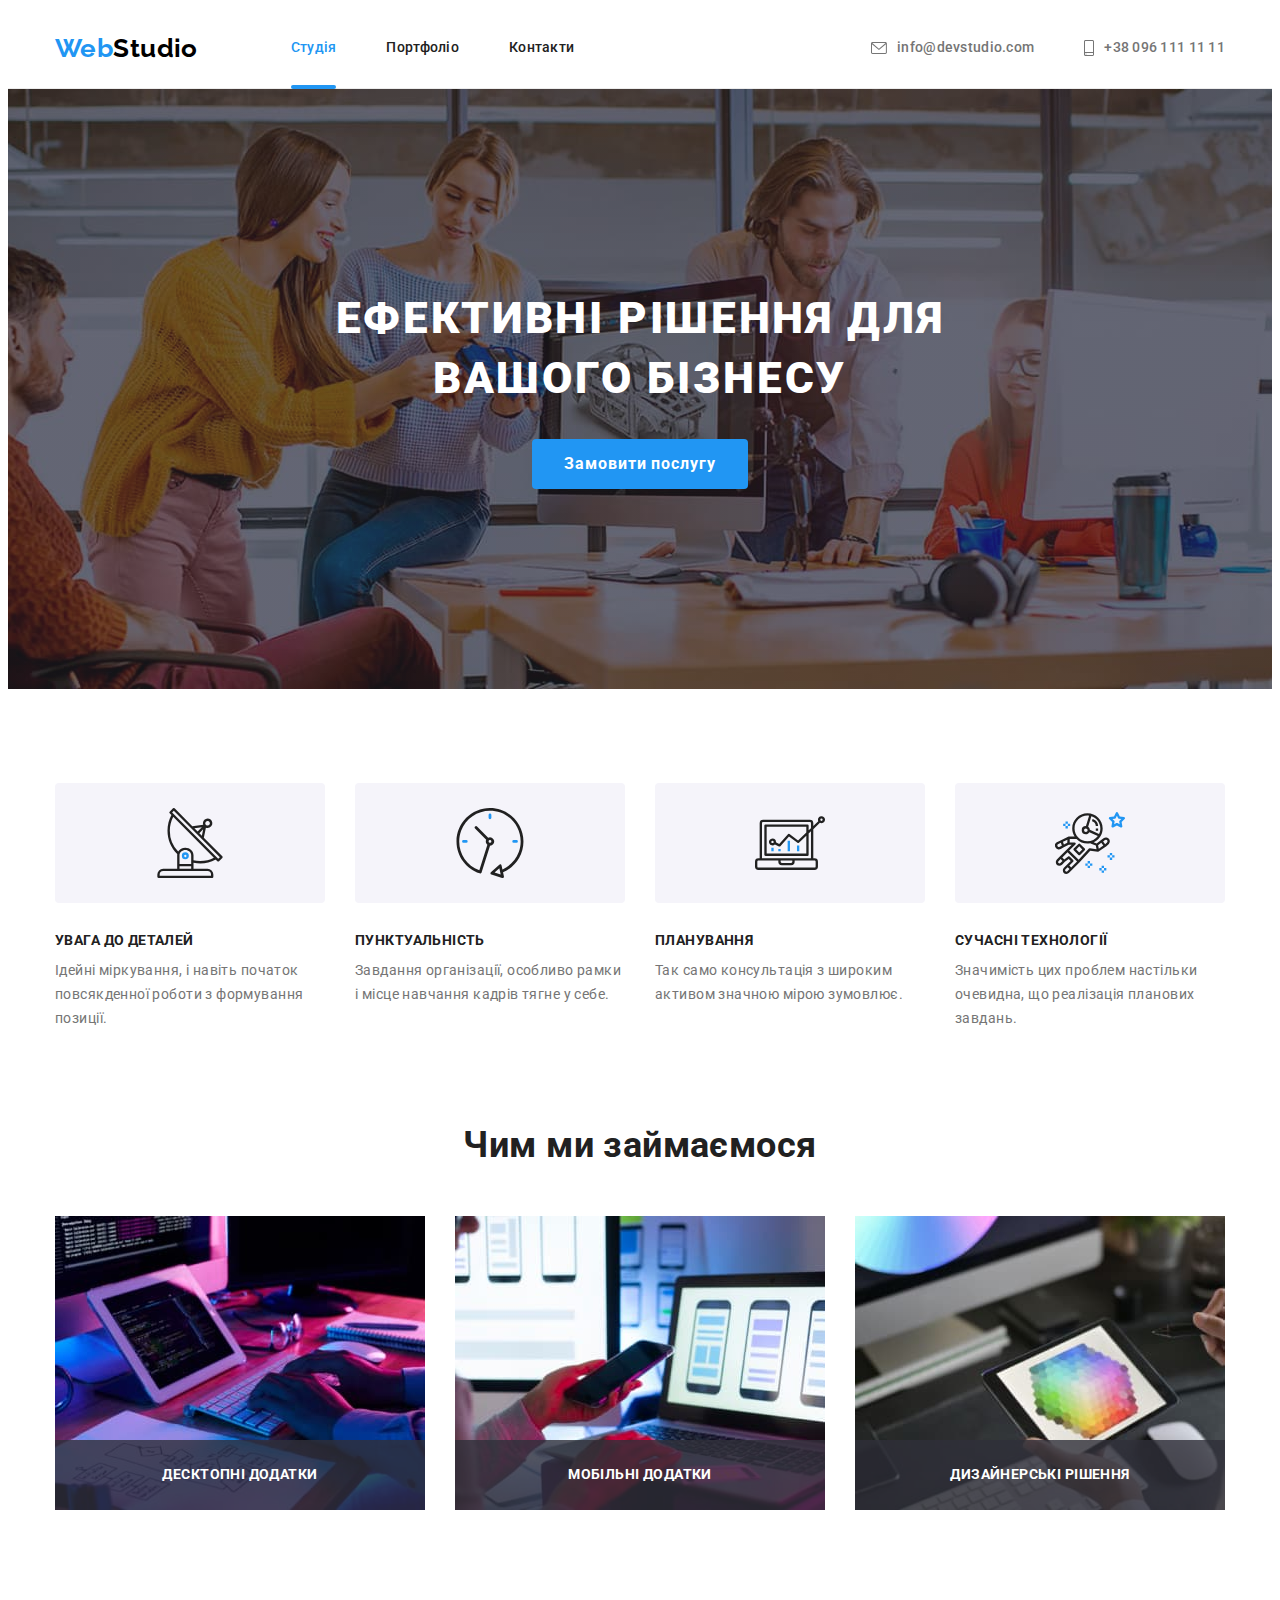
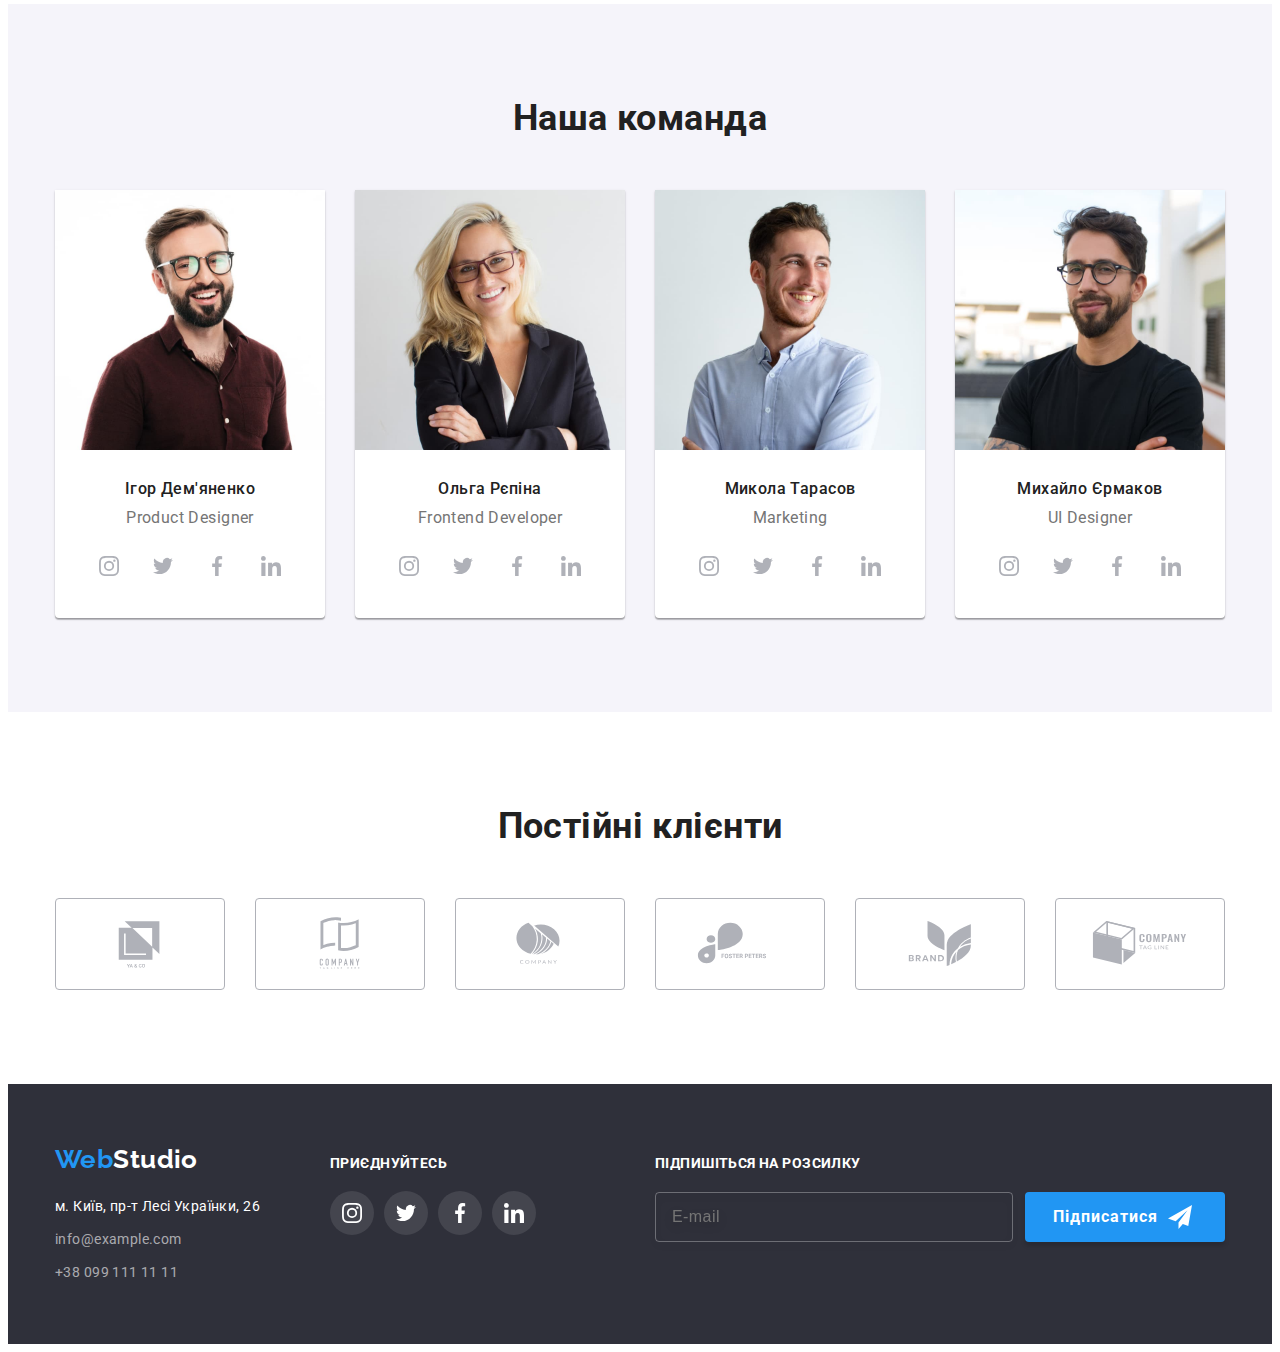
<file: index.html>
<!DOCTYPE html>
<html lang="uk">
  <head>
    <meta charset="UTF-8" />
    <meta http-equiv="X-UA-Compatible" content="IE=edge" />
    <meta name="viewport" content="width=device-width, initial-scale=1.0" />
    <title>WebStudio</title>
    <!-- Font start -->
    <link
      href="https://fonts.googleapis.com/css2?family=Raleway:wght@700&family=Roboto:wght@400;500;700;900&display=swap"
      rel="stylesheet"
    />
    <!-- Font end -->
    <!--Normalize start-->
    <link
      rel="stylesheet"
      href="https://cdnjs.cloudflare.com/ajax/libs/modern-normalize/1.1.0/modern-normalize.min.css"
      integrity="sha512-wpPYUAdjBVSE4KJnH1VR1HeZfpl1ub8YT/NKx4PuQ5NmX2tKuGu6U/JRp5y+Y8XG2tV+wKQpNHVUX03MfMFn9Q=="
      crossorigin="anonymous"
      referrerpolicy="no-referrer"
    />
    <!--Normalize end-->
    <!-- Style.css start -->
    <link rel="stylesheet" href="./css/style.css" />
    <!-- Style.css end -->
  </head>

  <body>
    <!--Header of page-->
    <header class="page-header">
      <div class="container flex-nav">
        <nav class="site-nav flex-nav">
          <a class="logo line" href="./index.html" lang="en"
            >Web<span class="logo__text logo__text--accent">Studio</span></a
          >
          <ul class="site-nav__items list">
            <li class="site-nav__item">
              <a
                class="site-nav__link site-nav__link--current line"
                href="./index.html"
                >Студія</a
              >
            </li>
            <li class="site-nav__item">
              <a class="site-nav__link line" href="./portfolio.html"
                >Портфоліо</a
              >
            </li>
            <li class="site-nav__item">
              <a class="site-nav__link line" href="">Контакти</a>
            </li>
          </ul>
        </nav>
        <ul class="contacts contacts--left-gap list flex-nav">
          <li class="contacts__item">
            <a class="contacts__link line" href="mailto:info@devstudio.com"
              ><svg class="contacts__icon" width="16px" height="12px">
                <use href="./images/icons.svg#envelope"></use></svg
              >info@devstudio.com</a
            >
          </li>
          <li class="contacts__item">
            <a class="contacts__link line" href="tel:+380961111111"
              ><svg class="contacts__icon" width="10px" height="16px">
                <use href="./images/icons.svg#smartphone"></use></svg
              >+38 096 111 11 11</a
            >
          </li>
        </ul>
      </div>
    </header>
    <!--Main of Page-->
    <main>
      <!--Hero Section-->
      <section class="hero">
        <div class="container">
          <h1 class="hero__title">Ефективні рішення для вашого бізнесу</h1>
          <button class="button" type="button" data-modal-open>
            Замовити послугу
          </button>
        </div>
      </section>
      <!--Benefits Section-->
      <section class="benefits section">
        <div class="container benefits__container">
          <h2 class="visually-hidden">Наші переваги</h2>

          <ul class="benefits__items list">
            <li class="benefits__item">
              <div class="benefits__thumb">
                <svg class="benefits__icon">
                  <use href="./images/icons.svg#antenna"></use>
                </svg>
              </div>
              <h3 class="benefits__title">Увага до деталей</h3>
              <p class="benefits-__text">
                Ідейні міркування, і навіть початок повсякденної роботи з
                формування позиції.
              </p>
            </li>

            <li class="benefits__item">
              <div class="benefits__thumb">
                <svg class="benefits__icon">
                  <use href="./images/icons.svg#clock"></use>
                </svg>
              </div>
              <h3 class="benefits__title">Пунктуальність</h3>
              <p class="benefits__text">
                Завдання організації, особливо рамки і місце навчання кадрів
                тягне у себе.
              </p>
            </li>

            <li class="benefits__item">
              <div class="benefits__thumb">
                <svg class="benefits__icon">
                  <use href="./images/icons.svg#diagram"></use>
                </svg>
              </div>
              <h3 class="benefits__title">Планування</h3>
              <p class="benefits__text">
                Так само консультація з широким активом значною мірою зумовлює.
              </p>
            </li>

            <li class="benefits__item">
              <div class="benefits__thumb">
                <svg class="benefits__icon">
                  <use href="./images/icons.svg#astronaut"></use>
                </svg>
              </div>
              <h3 class="benefits__title">Сучасні технології</h3>
              <p class="benefits__text">
                Значимість цих проблем настільки очевидна, що реалізація
                планових завдань.
              </p>
            </li>
          </ul>
        </div>
      </section>
      <!--About Section-->
      <section class="about section">
        <div class="container about__container">
          <h2 class="about__title">Чим ми займаємося</h2>
          <ul class="about-items list">
            <li class="about-items__item">
              <img
                src="./images/skill_01.jpg"
                alt="Програмування"
                width="370"
                height="294"
              />
              <h3 class="about-items__subtitle">Десктопні додатки</h3>
            </li>
            <li class="about-items__item">
              <img
                src="./images/skill_02.jpg"
                alt="Підбір теми"
                width="370"
                height="294"
              />
              <h3 class="about-items__subtitle">Мобільні додатки</h3>
            </li>
            <li class="about-items__item">
              <img
                src="./images/skill_03.jpg"
                alt="Підбір палітри кольорів"
                width="370"
                height="294"
              />
              <h3 class="about-items__subtitle">Дизайнерські рішення</h3>
            </li>
          </ul>
        </div>
      </section>
      <!--Team Section-->
      <section class="team section">
        <div class="container">
          <h2 class="team__headline">Наша команда</h2>

          <ul class="team__items list">
            <li class="team__item">
              <img
                src="./images/team_igor_pd.jpg"
                alt="Чоловік в окулярах  та у коричневій сорочці"
                width="270"
                height="260"
              />
              <div class="team__wrapper">
                <h3 class="team__title">Ігор Дем'яненко</h3>
                <p class="team__text" lang="en">Product Designer</p>
                <!-- Team Social links start -->
                <ul class="social list">
                  <li class="social__item">
                    <a class="social__link line" href="">
                      <svg
                        class="social__icon"
                        aria-label="посилання на інстаграм"
                      >
                        <use href="./images/icons.svg#instagram"></use>
                      </svg>
                    </a>
                  </li>

                  <li class="social__item">
                    <a class="social__link line" href="">
                      <svg
                        class="social__icon"
                        aria-label="посилання на твіттер"
                      >
                        <use href="./images/icons.svg#twitter"></use>
                      </svg>
                    </a>
                  </li>

                  <li class="social__item">
                    <a class="social__link line" href="">
                      <svg
                        class="social__icon"
                        aria-label="посилання на фейсбук"
                      >
                        <use href="./images/icons.svg#facebook"></use>
                      </svg>
                    </a>
                  </li>

                  <li class="social__item">
                    <a class="social__link line" href="">
                      <svg
                        class="social__icon"
                        aria-label="посилання на лінкайді"
                      >
                        <use href="./images/icons.svg#linkedin"></use>
                      </svg>
                    </a>
                  </li>
                </ul>
                <!-- Team Social links end -->
              </div>
            </li>
            <li class="team__item">
              <img
                src="./images/team_olga_fd.jpg"
                alt="Блондинка в окулярах і білій сорочці"
                width="270"
                height="260"
              />
              <div class="team__wrapper">
                <h3 class="team__title">Ольга Рєпіна</h3>
                <p class="team__text" lang="en">Frontend Developer</p>
                <!-- Team Social links start -->
                <ul class="social list">
                  <li class="social__item">
                    <a class="social__link line" href="">
                      <svg
                        class="social__icon"
                        aria-label="посилання на інстаграм"
                      >
                        <use href="./images/icons.svg#instagram"></use>
                      </svg>
                    </a>
                  </li>

                  <li class="social__item">
                    <a class="social__link line" href="">
                      <svg
                        class="social__icon"
                        aria-label="посилання на твіттер"
                      >
                        <use href="./images/icons.svg#twitter"></use>
                      </svg>
                    </a>
                  </li>

                  <li class="social__item">
                    <a class="social__link line" href="">
                      <svg
                        class="social__icon"
                        aria-label="посилання на фейсбук"
                      >
                        <use href="./images/icons.svg#facebook"></use>
                      </svg>
                    </a>
                  </li>

                  <li class="social__item">
                    <a class="social__link line" href="">
                      <svg
                        class="social__icon"
                        aria-label="посилання на лінкайді"
                      >
                        <use href="./images/icons.svg#linkedin"></use>
                      </svg>
                    </a>
                  </li>
                </ul>
                <!-- Team Social links end -->
              </div>
            </li>
            <li class="team__item">
              <img
                src="./images/team_mikolay_m.jpg"
                alt="Чоловік з короткою бородою у синій сорочці"
                width="270"
                height="260"
              />
              <div class="team__wrapper">
                <h3 class="team__title">Микола Тарасов</h3>
                <p class="team__text" lang="en">Marketing</p>
                <!-- Team Social links start-->
                <ul class="social list">
                  <li class="social__item">
                    <a class="social__link line" href="">
                      <svg
                        class="social__icon"
                        aria-label="посилання на інстаграм"
                      >
                        <use href="./images/icons.svg#instagram"></use>
                      </svg>
                    </a>
                  </li>

                  <li class="social__item">
                    <a class="social__link line" href="">
                      <svg
                        class="social__icon"
                        aria-label="посилання на твіттер"
                      >
                        <use href="./images/icons.svg#twitter"></use>
                      </svg>
                    </a>
                  </li>

                  <li class="social__item">
                    <a class="social__link line" href="">
                      <svg
                        class="social__icon"
                        aria-label="посилання на фейсбук"
                      >
                        <use href="./images/icons.svg#facebook"></use>
                      </svg>
                    </a>
                  </li>

                  <li class="social__item">
                    <a class="social__link line" href="">
                      <svg
                        class="social__icon"
                        aria-label="посилання на лінкайді"
                      >
                        <use href="./images/icons.svg#linkedin"></use>
                      </svg>
                    </a>
                  </li>
                </ul>
                <!-- Team Social links end -->
              </div>
            </li>
            <li class="team__item">
              <img
                src="./images/team_mihail_ui.jpg"
                alt="Чоловік в окулярах з бородою та у чорній футболці"
                width="270"
                height="260"
              />
              <div class="team__wrapper">
                <h3 class="team__title">Михайло Єрмаков</h3>
                <p class="team__text" lang="en">UI Designer</p>
                <!-- Team Social links start -->
                <ul class="social list">
                  <li class="social__item">
                    <a class="social__link line" href="">
                      <svg
                        class="social__icon"
                        aria-label="посилання на інстаграм"
                      >
                        <use href="./images/icons.svg#instagram"></use>
                      </svg>
                    </a>
                  </li>

                  <li class="social__item">
                    <a class="social__link line" href="">
                      <svg
                        class="social__icon"
                        aria-label="посилання на твіттер"
                      >
                        <use href="./images/icons.svg#twitter"></use>
                      </svg>
                    </a>
                  </li>

                  <li class="social__item">
                    <a class="social__link line" href="">
                      <svg
                        class="social__icon"
                        aria-label="посилання на фейсбук"
                      >
                        <use href="./images/icons.svg#facebook"></use>
                      </svg>
                    </a>
                  </li>

                  <li class="social__item">
                    <a class="social__link line" href="">
                      <svg
                        class="social__icon"
                        aria-label="посилання на лінкайді"
                      >
                        <use href="./images/icons.svg#linkedin"></use>
                      </svg>
                    </a>
                  </li>
                </ul>
                <!-- Team Social links end -->
              </div>
            </li>
          </ul>
        </div>
      </section>
      <!--Client Section-->
      <section class="client section">
        <div class="container">
          <h2 class="client__headline">Постійні клієнти</h2>

          <ul class="client__items list">
            <li class="client__item">
              <a class="client__link line" href="">
                <svg class="client__icon" aria-label="посилання на клієнта 1">
                  <use href="./images/icons.svg#icon_client_1"></use>
                </svg>
              </a>
            </li>

            <li class="client__item">
              <a class="client__link line" href="">
                <svg class="client__icon" aria-label="посилання на клієнта 2">
                  <use href="./images/icons.svg#icon_client_2"></use>
                </svg>
              </a>
            </li>

            <li class="client__item">
              <a class="client__link line" href="">
                <svg class="client__icon" aria-label="посилання на клієнта 3">
                  <use href="./images/icons.svg#icon_client_3"></use>
                </svg>
              </a>
            </li>

            <li class="client__item">
              <a class="client__link line" href="">
                <svg class="client__icon" aria-label="посилання на клієнта 4">
                  <use href="./images/icons.svg#icon_client_4"></use>
                </svg>
              </a>
            </li>

            <li class="client__item">
              <a class="client__link line" href="">
                <svg class="client__icon" aria-label="посилання на клієнта 5">
                  <use href="./images/icons.svg#icon_client_5"></use>
                </svg>
              </a>
            </li>
            <li class="client__item">
              <a class="client__link line" href="">
                <svg class="client__icon" aria-label="посилання на клієнта 6">
                  <use href="./images/icons.svg#icon_client_6"></use>
                </svg>
              </a>
            </li>
          </ul>
        </div>
      </section>
    </main>
    <!--Footer of Page-->
    <footer class="page-footer">
      <div class="page-footer__container container">
        <div class="page-footer__thumb">
          <a class="logo page-footer__logo line" href="./index.html" lang="en"
            >Web<span class="page-footer--accent">Studio</span>
          </a>
          <address class="address">
            <a class="address__link line page-footer--accent" href=""
              >м. Київ, пр-т Лесі Українки, 26</a
            >
            <br />
            <a class="address__link line" href="mailto:info@example.com"
              >info@example.com</a
            >
            <br />
            <a class="address__link line" href="tel:+380991111111"
              >+38 099 111 11 11</a
            >
          </address>
        </div>

        <div class="connect">
          <h2 class="connect__title">Приєднуйтесь</h2>
          <!-- Social links start -->
          <ul class="social list">
            <li class="social__item">
              <a class="social__link page-footer__social--color line" href="">
                <svg class="social__icon" aria-label="посилання на інстаграм">
                  <use href="./images/icons.svg#instagram"></use>
                </svg>
              </a>
            </li>

            <li class="social__item">
              <a class="social__link page-footer__social--color line" href="">
                <svg class="social__icon" aria-label="посилання на твіттер">
                  <use href="./images/icons.svg#twitter"></use>
                </svg>
              </a>
            </li>

            <li class="social__item">
              <a class="social__link page-footer__social--color line" href="">
                <svg class="social__icon" aria-label="посилання на фейсбук">
                  <use href="./images/icons.svg#facebook"></use>
                </svg>
              </a>
            </li>

            <li class="social__item">
              <a class="social__link page-footer__social--color line" href="">
                <svg class="social__icon" aria-label="посилання на лінкайді">
                  <use href="./images/icons.svg#linkedin"></use>
                </svg>
              </a>
            </li>
          </ul>
          <!-- Social links end -->
        </div>
        <!-- Submit Form -->
        <form
          class="footer-form js-speaker-form"
          name="submit-form"
          autocomplete="off"
        >
          <div class="footer-form__field">
            <strong class="footer-form__label">Підпишіться на розсилку</strong>
            <input
              class="footer-form__input"
              name="email-for-subscribe"
              type="email"
              placeholder="E-mail"
            />
          </div>
          <button class="footer-button" type="submit">
            Підписатися
            <svg class="footer-button__icon">
              <use href="./images/icons.svg#icon_submit"></use>
            </svg>
          </button>
        </form>
      </div>
    </footer>
    <!--
      |==============================
      | Modal window
      |==============================
    -->
    <div class="backdrop backdrop__is-hidden" data-modal>
      <div class="modal">
        <button class="modal-btn" type="button" data-modal-close>
          <svg class="modal-btn__icon">
            <use href="./images/icons.svg#close-black"></use>
          </svg>
        </button>
        <!-- Modal Form -->
        <form class="modal-form" name="modal-form" autocomplete="off">
          <strong class="modal-form-title"
            >Залиште свої дані, ми вам передзвонимо</strong
          >

          <div class="form-input-group" role="group">
            <label class="field">
              <span class="lable-title">Ім'я</span>
              <input
                class="input-form"
                name="name-feedback"
                type="text"
                placeholder=" "
                autofocus
              />
              <svg class="icon-form">
                <use href="./images/icons.svg#icon_person"></use>
              </svg>
            </label>

            <label class="field">
              <span class="lable-title">Телефон</span>
              <input
                class="input-form"
                name="tel-feedback"
                type="tel"
                placeholder=" "
              />
              <svg class="icon-form">
                <use href="./images/icons.svg#icon_phone"></use>
              </svg>
            </label>

            <label class="field">
              <span class="lable-title">Пошта</span>
              <input
                class="input-form"
                name="email-feedback"
                type="email"
                placeholder=" "
              />
              <svg class="icon-form">
                <use href="./images/icons.svg#icon_email_black"></use>
              </svg>
            </label>

            <label class="textarea-form">
              <span class="lable-title">Коментар</span>
              <textarea
                class="textarea"
                name="comment-feedback"
                placeholder="Введіть текст"
              >
              </textarea>
            </label>
          </div>

          <label class="checkbox-label">
            <input
              class="checkbox-input visually-hidden"
              name="check-policy"
              type="checkbox"
              value="checked-policy"
            />
            <svg class="icon-checkbox">
              <use
                class="icon-check"
                href="./images/icons.svg#icon_check"
              ></use>
              <use
                class="icon-uncheck"
                href="./images/icons.svg#icon_uncheck"
              ></use>
            </svg>
            <span class="checkbox-text"
              >Погоджуюся з розсилкою та приймаю
              <a class="form-policy" href="">Умови договору</a>
            </span>
          </label>

          <button class="modal-submit-btn" type="submit">Відправити</button>
        </form>
      </div>
    </div>

    <script src="./js/modal.js"></script>
  </body>
</html>
</file>
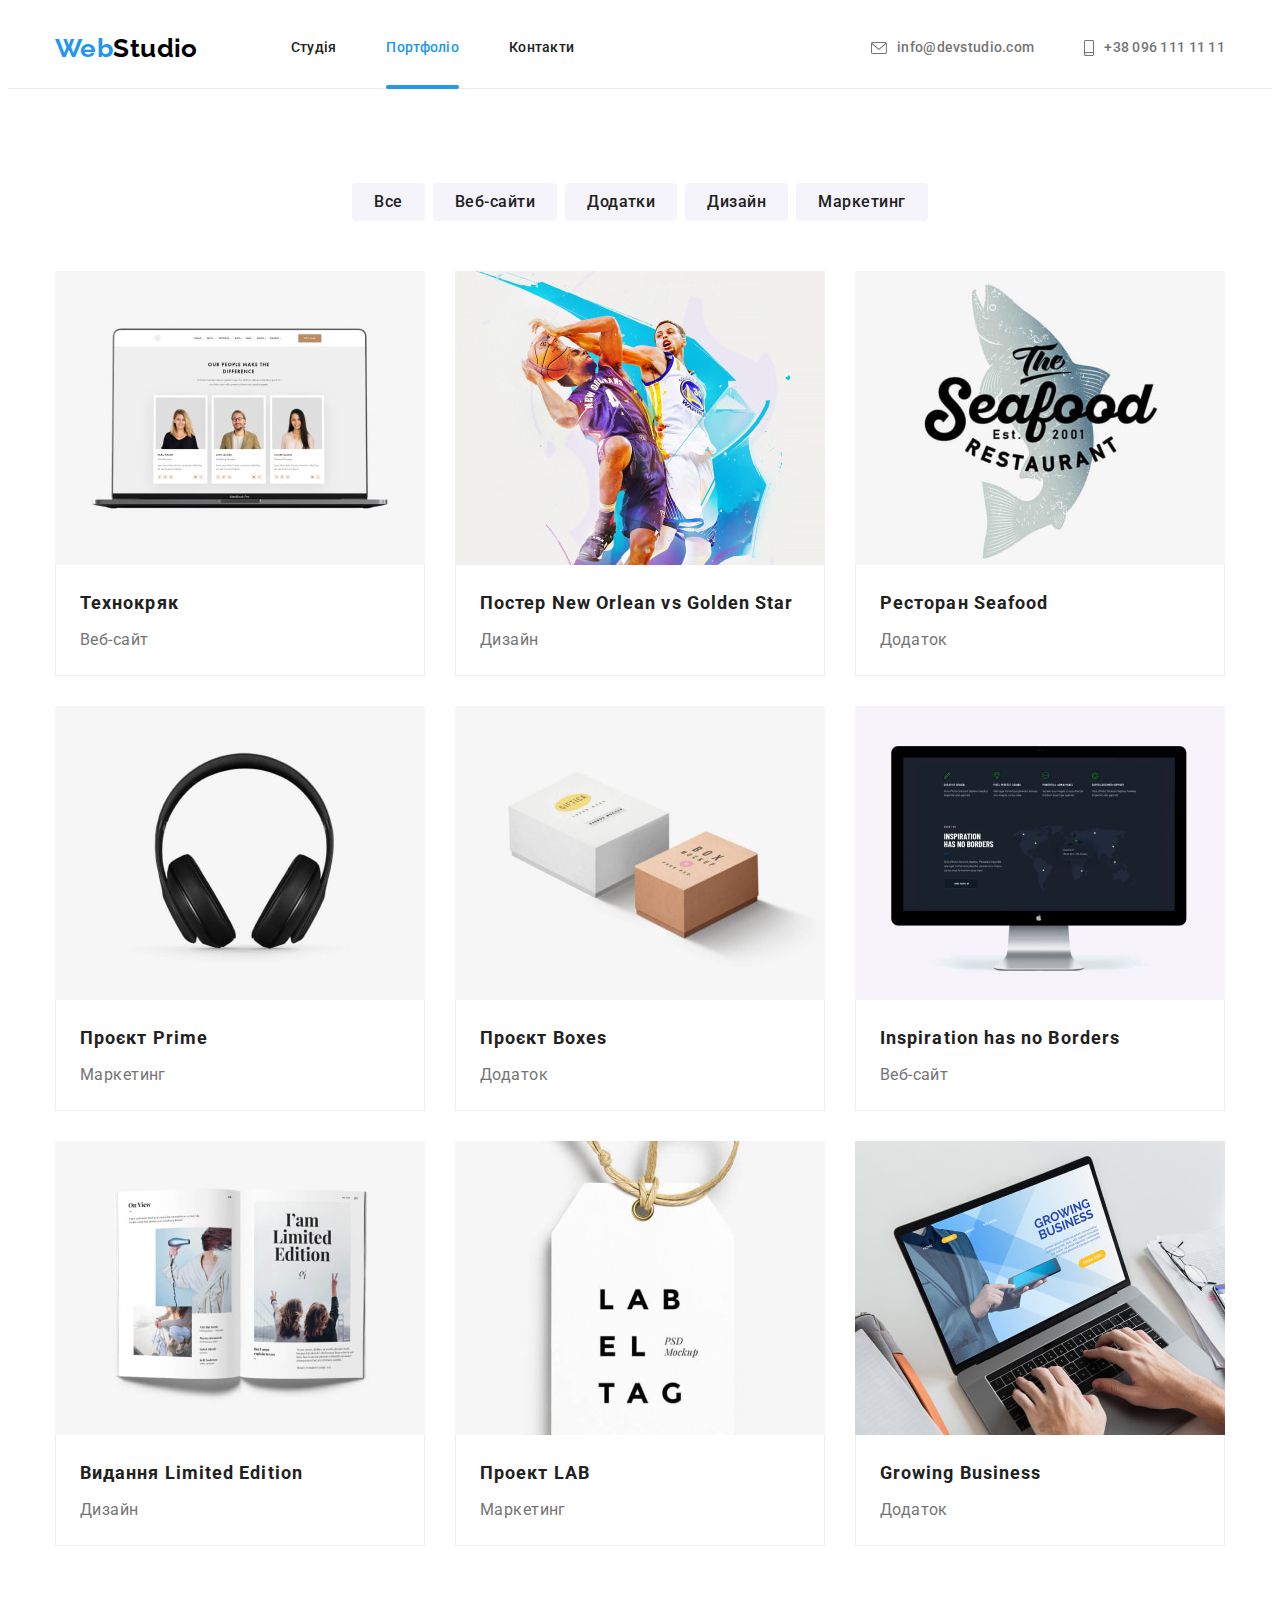
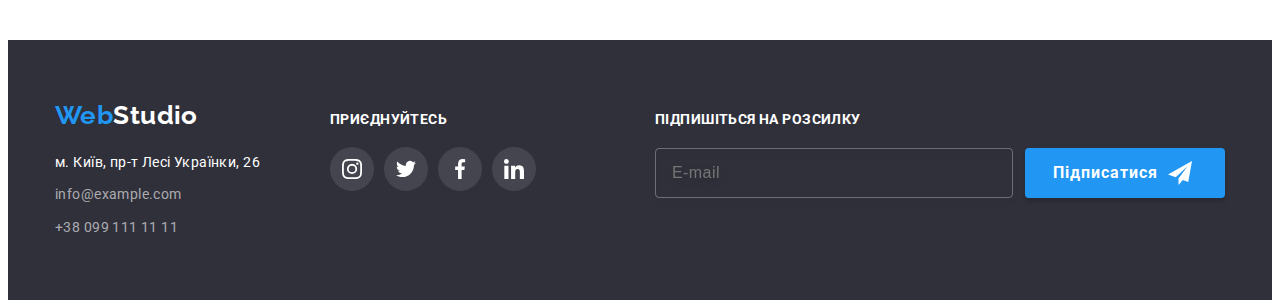
<file: portfolio.html>
<!DOCTYPE html>
<html lang="uk">
  <head>
    <meta charset="UTF-8" />
    <meta http-equiv="X-UA-Compatible" content="IE=edge" />
    <meta name="viewport" content="width=device-width, initial-scale=1.0" />
    <title>Portfolio</title>
    <link
      href="https://fonts.googleapis.com/css2?family=Roboto:wght@400;500;700;900&display=swap"
      rel="stylesheet"
    />
    <!--Normalize start-->
    <link
      rel="stylesheet"
      href="https://cdnjs.cloudflare.com/ajax/libs/modern-normalize/1.1.0/modern-normalize.min.css"
      integrity="sha512-wpPYUAdjBVSE4KJnH1VR1HeZfpl1ub8YT/NKx4PuQ5NmX2tKuGu6U/JRp5y+Y8XG2tV+wKQpNHVUX03MfMFn9Q=="
      crossorigin="anonymous"
      referrerpolicy="no-referrer"
    />
    <!--Normalize end-->
    <link
      href="https://fonts.googleapis.com/css2?family=Raleway:wght@700&display=swap"
      rel="stylesheet"
    />
    <link rel="stylesheet" href="./css/style.css" />
  </head>

  <body>
    <!--Header of page Portfolio-->
    <header class="page-header">
      <div class="container flex-nav">
        <nav class="site-nav flex-nav">
          <a class="logo line" href="./index.html" lang="en"
            >Web<span class="logo__text logo__text--accent">Studio</span></a
          >
          <ul class="site-nav__items list">
            <li class="site-nav__item">
              <a class="site-nav__link line" href="./index.html">Студія</a>
            </li>
            <li class="site-nav__item">
              <a
                class="site-nav__link site-nav__link--current line"
                href="./portfolio.html"
                >Портфоліо</a
              >
            </li>
            <li class="site-nav__item">
              <a class="site-nav__link line" href="">Контакти</a>
            </li>
          </ul>
        </nav>
        <ul class="contacts contacts--left-gap list flex-nav">
          <li class="contacts__item">
            <a class="contacts__link line" href="mailto:info@devstudio.com"
              ><svg class="contacts__icon" width="16px" height="12px">
                <use href="./images/icons.svg#envelope"></use></svg
              >info@devstudio.com</a
            >
          </li>
          <li class="contacts__item">
            <a class="contacts__link line" href="tel:+380961111111"
              ><svg class="contacts__icon" width="10px" height="16px">
                <use href="./images/icons.svg#smartphone"></use></svg
              >+38 096 111 11 11</a
            >
          </li>
        </ul>
      </div>
    </header>
    <!--Main section of Page Porfolio -->
    <main>
      <section class="portfolio section">
        <div class="container">
          <h1 class="visually-hidden">Галерея робіт</h1>

          <!--Filters Button List-->
          <ul class="filter list">
            <li class="item">
              <button class="filter-btn" type="button">Все</button>
            </li>
            <li class="item">
              <button class="filter-btn" type="button">Веб-сайти</button>
            </li>
            <li class="item">
              <button class="filter-btn" type="button">Додатки</button>
            </li>
            <li class="item">
              <button class="filter-btn" type="button">Дизайн</button>
            </li>
            <li class="item">
              <button class="filter-btn" type="button">Маркетинг</button>
            </li>
          </ul>

          <!--Gallery List-->
          <ul class="list gallery">
            <li class="gallery-item">
              <a class="gallery-link line" href="">
                <div class="gallery-thumb">
                  <img
                    src="./images/portfolio/portfolio01.jpg"
                    alt="Ноутбук із зображенням сторінки сайту"
                    width="370"
                    height="294"
                  />
                  <p class="thumb-text">
                    Ресурс пропонує комплексні пропозиції з різним рівнем
                    функціоналу та сервісів. Все це дозволить відвідувачу
                    отримати вичерпні відомості про компанію чи приватну особу.
                  </p>
                </div>
                <div class="gallery-wrapper">
                  <h2 class="gallery-title">Технокряк</h2>
                  <p class="gallery-text">Веб-сайт</p>
                </div>
              </a>
            </li>

            <li class="gallery-item">
              <a class="gallery-link line" href="">
                <div class="gallery-thumb">
                  <img
                    src="./images/portfolio/portfolio02.jpg"
                    alt="Зображення двох баскетболістів із м'ячем"
                    width="370"
                    height="294"
                  />
                  <p class="thumb-text">
                    Ресурс пропонує комплексні пропозиції з різним рівнем
                    функціоналу та сервісів. Все це дозволить відвідувачу
                    отримати вичерпні відомості про компанію чи приватну особу.
                  </p>
                </div>
                <div class="gallery-wrapper">
                  <h2 class="gallery-title">
                    Постер New Orlean vs Golden Star
                  </h2>
                  <p class="gallery-text">Дизайн</p>
                </div>
              </a>
            </li>

            <li class="gallery-item">
              <a class="gallery-link line" href="">
                <div class="gallery-thumb">
                  <img
                    src="./images/portfolio/portfolio03.jpg"
                    alt="Логотип ресторану Seafood"
                    width="370"
                    height="294"
                  />
                  <p class="thumb-text">
                    Ресурс пропонує комплексні пропозиції з різним рівнем
                    функціоналу та сервісів. Все це дозволить відвідувачу
                    отримати вичерпні відомості про компанію чи приватну особу.
                  </p>
                </div>
                <div class="gallery-wrapper">
                  <h2 class="gallery-title">Ресторан Seafood</h2>
                  <p class="gallery-text">Додаток</p>
                </div>
              </a>
            </li>

            <li class="gallery-item">
              <a class="gallery-link line" href="">
                <div class="gallery-thumb">
                  <img
                    src="./images/portfolio/portfolio04.jpg"
                    alt="Зображення навушників"
                    width="370"
                    height="294"
                  />
                  <p class="thumb-text">
                    Ресурс пропонує комплексні пропозиції з різним рівнем
                    функціоналу та сервісів. Все це дозволить відвідувачу
                    отримати вичерпні відомості про компанію чи приватну особу.
                  </p>
                </div>
                <div class="gallery-wrapper">
                  <h2 class="gallery-title">Проєкт Prime</h2>
                  <p class="gallery-text">Маркетинг</p>
                </div>
              </a>
            </li>

            <li class="gallery-item">
              <a class="gallery-link line" href="">
                <div class="gallery-thumb">
                  <img
                    src="./images/portfolio/portfolio05.jpg"
                    alt="Дві коробки різного кольору та розміру"
                    width="370"
                    height="294"
                  />
                  <p class="thumb-text">
                    Ресурс пропонує комплексні пропозиції з різним рівнем
                    функціоналу та сервісів. Все це дозволить відвідувачу
                    отримати вичерпні відомості про компанію чи приватну особу.
                  </p>
                </div>
                <div class="gallery-wrapper">
                  <h2 class="gallery-title">Проєкт Boxes</h2>
                  <p class="gallery-text">Додаток</p>
                </div>
              </a>
            </li>

            <li class="gallery-item">
              <a class="gallery-link line" href="">
                <div class="gallery-thumb">
                  <img
                    src="./images/portfolio/portfolio06.jpg"
                    alt="Зображення монітора із сайтом"
                    width="370"
                    height="294"
                  />
                  <p class="thumb-text">
                    Ресурс пропонує комплексні пропозиції з різним рівнем
                    функціоналу та сервісів. Все це дозволить відвідувачу
                    отримати вичерпні відомості про компанію чи приватну особу.
                  </p>
                </div>
                <div class="gallery-wrapper">
                  <h2 class="gallery-title">Inspiration has no Borders</h2>
                  <p class="gallery-text">Веб-сайт</p>
                </div>
              </a>
            </li>

            <li class="gallery-item">
              <a class="gallery-link line" href="">
                <div class="gallery-thumb">
                  <img
                    src="./images/portfolio/portfolio07.jpg"
                    alt="Зображення розкритої книги"
                    width="370"
                    height="294"
                  />
                  <p class="thumb-text">
                    Ресурс пропонує комплексні пропозиції з різним рівнем
                    функціоналу та сервісів. Все це дозволить відвідувачу
                    отримати вичерпні відомості про компанію чи приватну особу.
                  </p>
                </div>
                <div class="gallery-wrapper">
                  <h2 class="gallery-title">Видання Limited Edition</h2>
                  <p class="gallery-text">Дизайн</p>
                </div>
              </a>
            </li>

            <li class="gallery-item">
              <a class="gallery-link line" href="">
                <div class="gallery-thumb">
                  <img
                    src="./images/portfolio/portfolio08.jpg"
                    alt="Бірка з написом"
                    width="370"
                    height="294"
                  />
                  <p class="thumb-text">
                    Ресурс пропонує комплексні пропозиції з різним рівнем
                    функціоналу та сервісів. Все це дозволить відвідувачу
                    отримати вичерпні відомості про компанію чи приватну особу.
                  </p>
                </div>
                <div class="gallery-wrapper">
                  <h2 class="gallery-title">Проект LAB</h2>
                  <p class="gallery-text">Маркетинг</p>
                </div>
              </a>
            </li>

            <li class="gallery-item">
              <a class="gallery-link line" href="">
                <div class="gallery-thumb">
                  <img
                    src="./images/portfolio/portfolio09.jpg"
                    alt="Зображення роботи за ноутбуком"
                    width="370"
                    height="294"
                  />
                  <p class="thumb-text">
                    Ресурс пропонує комплексні пропозиції з різним рівнем
                    функціоналу та сервісів. Все це дозволить відвідувачу
                    отримати вичерпні відомості про компанію чи приватну особу.
                  </p>
                </div>
                <div class="gallery-wrapper">
                  <h2 class="gallery-title">Growing Business</h2>
                  <p class="gallery-text">Додаток</p>
                </div>
              </a>
            </li>
          </ul>
        </div>
      </section>
    </main>

    <!--Footer of Page Porfolio-->
    <footer class="page-footer">
      <div class="page-footer__container container">
        <div class="page-footer__thumb">
          <a class="logo page-footer__logo line" href="./index.html" lang="en"
            >Web<span class="page-footer--accent">Studio</span>
          </a>
          <address class="address">
            <a class="address__link line page-footer--accent" href=""
              >м. Київ, пр-т Лесі Українки, 26</a
            >
            <br />
            <a class="address__link line" href="mailto:info@example.com"
              >info@example.com</a
            >
            <br />
            <a class="address__link line" href="tel:+380991111111"
              >+38 099 111 11 11</a
            >
          </address>
        </div>

        <div class="connect">
          <h2 class="connect__title">Приєднуйтесь</h2>
          <!-- Social links start -->
          <ul class="social list">
            <li class="social__item">
              <a class="social__link page-footer__social--color line" href="">
                <svg class="social__icon" aria-label="посилання на інстаграм">
                  <use href="./images/icons.svg#instagram"></use>
                </svg>
              </a>
            </li>

            <li class="social__item">
              <a class="social__link page-footer__social--color line" href="">
                <svg class="social__icon" aria-label="посилання на твіттер">
                  <use href="./images/icons.svg#twitter"></use>
                </svg>
              </a>
            </li>

            <li class="social__item">
              <a class="social__link page-footer__social--color line" href="">
                <svg class="social__icon" aria-label="посилання на фейсбук">
                  <use href="./images/icons.svg#facebook"></use>
                </svg>
              </a>
            </li>

            <li class="social__item">
              <a class="social__link page-footer__social--color line" href="">
                <svg class="social__icon" aria-label="посилання на лінкайді">
                  <use href="./images/icons.svg#linkedin"></use>
                </svg>
              </a>
            </li>
          </ul>
          <!-- Social links end -->
        </div>
        <!-- Submit Form -->
        <form
          class="footer-form js-speaker-form"
          name="submit-form"
          autocomplete="off"
        >
          <div class="footer-form__field">
            <strong class="footer-form__label">Підпишіться на розсилку</strong>
            <input
              class="footer-form__input"
              name="email-for-subscribe"
              type="email"
              placeholder="E-mail"
            />
          </div>
          <button class="footer-button" type="submit">
            Підписатися
            <svg class="footer-button__icon">
              <use href="./images/icons.svg#icon_submit"></use>
            </svg>
          </button>
        </form>
      </div>
    </footer>
  </body>
</html>
</file>
<file: css/style.css>
/* колір основного текста #757575; */
/* колір заголовків текста #212121;  */
/* колір тексту Hero #FFFFFF; */

/* колір акценту #2196F3; */

/* колір фону Героя і Футера #2F303A; */
/* колір фону секції Team  #F5F4FA;*/
/* колір фону фокусу на кнопці #188CE8; */

:root {
  /* Text colors */
  --primary-text-color: #757575;
  --title-text-color: #212121;
  --accent-text-color: #2196f3;
  --hero-text-color: #ffffff;

  /* Bg colors */
  --hero-background-color: #c4c4c4;
  --team-background-color: #f5f4fa;
  --footer-background-color: #2f303a;
  --btn-focus-background-color: #188ce8;

  /* Flex */
  --item: 3;
  --card-set-gap: 30px;

  /* Animation */
  --timing-function: cubic-bezier(0.4, 0, 0.2, 1);
}

html {
  box-sizing: border-box;
}

*,
*::before,
*::after {
  box-sizing: inherit;
}

/* Selector Body */
body {
  font-family: Roboto, sans-serif;
  font-size: 14px;
  line-height: 1.71;
  color: var(--primary-text-color);
  letter-spacing: 0.03em;
}
/*
  |==============================
  | Частковий ресет стилей браузера start
  |==============================
*/

.list {
  list-style: none;
  padding: 0;
  margin: 0;
}

.line {
  text-decoration: none;
}

h1,
h2,
h3,
h4,
h5,
h6,
p {
  margin: 0;
}

img {
  display: block;
  max-width: 100%;
}

/* Частковий ресет стилей браузера end */
.container {
  width: 1200px;
  padding-left: 15px;
  padding-right: 15px;
  margin-left: auto;
  margin-right: auto;
}

.visually-hidden {
  position: absolute;
  white-space: nowrap;
  width: 1px;
  height: 1px;
  overflow: hidden;
  border: 0;
  padding: 0;
  clip: rect(0 0 0 0);
  clip-path: inset(50%);
  margin: -1px;
}

.section {
  padding-top: 94px;
  padding-bottom: 94px;
}

/*
  |==============================
  | WebStudio Page
  |==============================
*/

/* Main Header Flex */
.flex-nav {
  display: flex;
  align-items: center;
}

/* Header Section */

.page-header {
  border-bottom: 1px solid #ececec;
}
/* Header logo */
.logo {
  font-family: Raleway, sans-serif;
  font-weight: 700;
  font-size: 26px;
  line-height: 1.19;
  color: var(--accent-text-color);
}
.logo__text--accent {
  color: #000000;
}

/* Site-nav */
.site-nav__items {
  display: flex;
  gap: 50px;
  margin-left: 93px;
}
.site-nav__link {
  position: relative;

  display: block;
  padding-top: 32px;
  padding-bottom: 32px;

  font-weight: 500;
  font-size: 14px;
  line-height: 1.14;
  letter-spacing: 0.02em;
  color: var(--title-text-color);

  transition: color 250ms var(--timing-function);
}
.site-nav__link:hover,
.site-nav__link:focus {
  color: var(--accent-text-color);
}
.site-nav__link--current {
  color: var(--accent-text-color);
}
.site-nav__link--current::after {
  display: inline-block;
  content: '';

  position: absolute;
  left: 0;
  bottom: -1px;

  width: 100%;
  height: 4px;

  background-color: var(--accent-text-color);
  border-radius: 2px;
}

/* Contacts */
.contacts {
  gap: 50px;
}
.contacts--left-gap {
  margin-left: auto;
}
.contacts__link {
  display: flex;
  justify-content: center;
  align-items: center;

  font-weight: 500;
  font-size: 14px;
  line-height: 1.14;
  letter-spacing: 0.02em;
  color: var(--primary-text-color);

  transition: color 250ms var(--timing-function);
}
.contacts__link:hover,
.contacts__link:focus {
  color: var(--accent-text-color);
}
.contacts__icon {
  display: block;
  margin-right: 10px;
  fill: currentColor;
}

/* Section Hero */
.hero {
  max-width: 1600px;
  height: 600px;
  margin-left: auto;
  margin-right: auto;
  background-image: linear-gradient(
      to right,
      rgba(47, 48, 58, 0.4),
      rgba(47, 48, 58, 0.4)
    ),
    url(../images/hero/hero_bg.jpg);
  background-repeat: no-repeat;
  background-position: center;
  background-size: cover;

  padding-top: 200px;
  padding-bottom: 200px;

  background-color: var(--hero-background-color);
  text-align: center;
}
.hero__title {
  max-width: 696px;
  margin-left: auto;
  margin-right: auto;
  margin-bottom: 30px;

  color: var(--hero-text-color);

  font-weight: 900;
  font-size: 44px;
  line-height: 1.36;
  letter-spacing: 0.06em;
  text-transform: uppercase;
}

/* Button in Hero*/
.button {
  padding: 10px 32px;

  font-family: inherit;
  cursor: pointer;
  font-weight: 700;
  font-size: 16px;
  line-height: 1.87;
  align-items: center;
  letter-spacing: 0.06em;
  color: var(--hero-text-color);
  background-color: var(--accent-text-color);

  border-radius: 4px;
  border: none;

  transition: background-color 250ms var(--timing-function),
    box-shadow 250ms var(--timing-function);
}
.button:hover,
.button:focus {
  background-color: var(--btn-focus-background-color);
  box-shadow: 0px 4px 4px rgba(0, 0, 0, 0.15);
}

/* Section Benefits */
.benefits__items {
  display: flex;
  gap: var(--card-set-gap);
}
.benefits__thumb {
  display: flex;
  width: 270px;
  height: 120px;
  justify-content: center;
  align-items: center;
  margin-bottom: var(--card-set-gap);

  background-color: var(--team-background-color);

  border-radius: 4px;
}
.benefits__icon {
  width: 70px;
  height: 70px;
}
.benefits__title {
  margin-bottom: 10px;

  font-size: 14px;
  line-height: 1.14;
  color: var(--title-text-color);
  text-transform: uppercase;
}

/* Section About */
.about {
  padding-top: 0;
}
.about__title {
  margin-bottom: 50px;

  font-size: 36px;
  line-height: 1.16;
  color: var(--title-text-color);
  text-align: center;
}
.about-items {
  display: flex;
  gap: var(--card-set-gap);
}
.about-items__item {
  position: relative;
}
.about-items__subtitle {
  position: absolute;
  bottom: 0;
  left: 0;

  width: 100%;
  height: 70px;
  padding: 27px 0;

  font-size: 14px;
  line-height: 1.14;
  letter-spacing: 0.03em;
  color: var(--hero-text-color);
  background-color: rgba(47, 48, 58, 0.8);
  text-align: center;
  text-transform: uppercase;
}

/* Section Team */
.team {
  background-color: var(--team-background-color);
}
.team__headline {
  margin-bottom: 50px;

  color: var(--title-text-color);

  font-size: 36px;
  line-height: 1.16;
  text-align: center;
}
.team__items {
  display: flex;
  gap: var(--card-set-gap);
}
.team__item {
  background-color: var(--hero-text-color);
  box-shadow: 0px 1px 3px rgba(0, 0, 0, 0.12), 0px 1px 1px rgba(0, 0, 0, 0.14),
    0px 2px 1px rgba(0, 0, 0, 0.2);
  border-radius: 0px 0px 4px 4px;
}
.team__title {
  margin-bottom: 10px;

  font-weight: 500;
  font-size: 16px;
  line-height: 1.18;
  color: var(--title-text-color);
  text-align: center;
}
.team__text {
  font-size: 16px;
  line-height: 1.18;
  text-align: center;
  margin-bottom: 16px;
}
.team__wrapper {
  padding-top: 30px;
  padding-right: 5px;
  padding-bottom: 30px;
  padding-left: 5px;
}
/* Team Social links */
.social {
  display: flex;
  justify-content: center;
  align-items: center;
  gap: 10px;
}
.social__item {
  display: flex;
}
.social__link {
  display: flex;
  justify-content: center;
  align-items: center;
  width: 44px;
  height: 44px;

  color: #afb1b8;

  border-radius: 50%;

  transition: color 250ms var(--timing-function),
    background-color 250ms var(--timing-function);
}
.social__icon {
  width: 20px;
  height: 20px;
  fill: currentColor;
}
.social__link:hover,
.social__link:focus {
  background-color: var(--accent-text-color);
  color: var(--hero-text-color);
}

/* Section Client */
.client__headline {
  margin-bottom: 50px;

  font-size: 36px;
  line-height: 1.16;
  color: var(--title-text-color);
  text-align: center;
}
.client__items {
  display: flex;
  gap: var(--card-set-gap);
}
.client__link {
  display: flex;
  justify-content: center;
  align-items: center;

  width: 170px;
  height: 92px;

  color: #afb1b8;

  border: 1px solid #afb1b8;
  border-radius: 4px;

  transition: color 250ms var(--timing-function),
    border-color 250ms var(--timing-function);
}
.client__icon {
  width: 106px;
  height: 60px;

  fill: currentColor;
}
.client__link:hover,
.client__link:focus {
  color: var(--accent-text-color);
  border-color: var(--accent-text-color);
}

/* Footer */
.page-footer {
  padding-top: 60px;
  padding-bottom: 60px;

  font-weight: 400;
  font-size: 14px;
  line-height: 1.71;
  color: var(--hero-text-color);
  background-color: var(--footer-background-color);
}
.page-footer__container {
  display: flex;
  align-items: baseline;
}

.page-footer__logo {
  display: inline-block;
  margin-bottom: 20px;
}
.address {
  font-style: normal;
}
.address__link {
  display: inline-block;

  font-weight: 400;
  font-size: 14px;
  line-height: 1.71;
  color: rgba(255, 255, 255, 0.6);

  transition: color 250ms var(--timing-function);
}
.address__link:hover,
.address__link:focus {
  color: var(--accent-text-color);
}
.address__link:not(:last-child) {
  margin-bottom: 9px;
}
.page-footer--accent {
  color: var(--hero-text-color);
}

/* Connect Section */
.connect {
  margin-left: 70px;
}
.connect__title {
  font-size: 14px;
  line-height: 16px;
  letter-spacing: 0.03em;
  text-transform: uppercase;

  margin-bottom: 20px;
}
.page-footer__social--color {
  color: var(--hero-text-color);
  background-color: rgba(255, 255, 255, 0.1);
}

/* Submit Form */
.footer-form {
  display: flex;
  align-items: flex-end;
  margin-left: auto;
}
.footer-form__field {
  margin-right: 12px;
}
.footer-form__label {
  display: inline-block;
  margin-bottom: 20px;

  font-size: 14px;
  line-height: 1.14;
  letter-spacing: 0.03em;
  text-transform: uppercase;
}
.footer-form__input {
  display: flex;
  align-items: center;
  padding: 15px 16px;
  width: 358px;
  height: 50px;

  font-size: 16px;
  line-height: 1.25;
  letter-spacing: inherit;
  color: rgba(255, 255, 255, 0.6);
  background-color: transparent;

  border: 1px solid rgba(255, 255, 255, 0.3);
  filter: drop-shadow(0px 4px 4px rgba(0, 0, 0, 0.15));
  border-radius: 4px;
}
.footer-button {
  display: flex;
  align-items: center;
  width: 200px;
  height: 50px;
  padding: 10px 28px;

  font-family: inherit;
  cursor: pointer;
  font-weight: 700;
  font-size: 16px;
  line-height: 1.87;
  letter-spacing: 0.06em;
  color: var(--hero-text-color);
  background-color: var(--accent-text-color);

  box-shadow: 0px 4px 4px rgb(0 0 0 / 15%);
  border-radius: 4px;
  border: none;
}
.footer-button__icon {
  width: 24px;
  height: 24px;
  margin-left: 10px;
}
/*
  |==============================
  | Modal window
  |==============================
*/
/* Backdrop start*/
.backdrop {
  position: fixed;
  top: 0;
  left: 0;

  width: 100%;
  height: 100%;

  background-color: rgba(0, 0, 0, 0.2);

  opacity: 1;
  transition: opacity 250ms var(--timing-function),
    visibility 250ms var(--timing-function);
}
/* is-hidden */
.backdrop__is-hidden {
  opacity: 0;
  visibility: hidden;
  pointer-events: none;
}
.backdrop.is-hidden .modal {
  transform: translate(-50%, -50%) scale(0.7);
}
/* Backdrop end*/
.modal {
  position: absolute;
  left: 50%;
  top: 50%;

  width: 528px;
  min-height: 581px;
  padding: 40px;

  background-color: #ffffff;
  box-shadow: 0px 1px 3px rgba(0, 0, 0, 0.12), 0px 1px 1px rgba(0, 0, 0, 0.14),
    0px 2px 1px rgba(0, 0, 0, 0.2);
  border-radius: 4px;

  transform: translate(-50%, -50%) scale(1);
  transition: transform 400ms var(--timing-function);
}
.modal-btn {
  position: absolute;
  top: 8px;
  right: 8px;
  z-index: 100;

  display: flex;
  justify-content: center;
  align-items: center;
  width: 30px;
  height: 30px;
  padding: 0;

  color: #000000;
  background-color: transparent;

  border-radius: 50%;
  border: 1px solid rgba(0, 0, 0, 0.1);

  cursor: pointer;

  transition: color 250ms var(--timing-function);
}
.modal-btn__icon {
  width: 18px;
  height: 18px;

  fill: currentColor;
}
.modal-btn:hover,
.modal-btn:focus {
  color: var(--accent-text-color);
}
/* Modal Form */
.modal-form {
  display: flex;
  flex-direction: column;
}
.modal-form-title {
  display: block;
  margin-bottom: 12px;

  font-size: 20px;
  line-height: 1.15;
  color: var(--title-text-color);
  text-align: center;
}
.form-input-group {
  display: flex;
  flex-direction: column;
  gap: 10px;

  margin-bottom: 20px;
}
.field {
  display: block;
  position: relative;
}
.lable-title {
  display: block;
  margin-bottom: 4px;

  font-size: 12px;
  line-height: 1.16;
  letter-spacing: 0.01em;
}
.input-form {
  width: 100%;
  height: 40px;
  padding: 11px 12px;
  padding-left: 42px;

  border: 1px solid rgba(33, 33, 33, 0.2);
  border-radius: 4px;
  outline: transparent;

  transition: border-color 250ms var(--timing-function);
}
.input-form:focus-within {
  border-color: var(--accent-text-color);
}
.icon-form {
  position: absolute;

  top: 50%;
  left: 12px;

  width: 18px;
  height: 18px;

  transition: fill 250ms var(--timing-function);
}

.input-form:focus + .icon-form {
  fill: var(--accent-text-color);
}
.textarea {
  display: block;
  width: 100%;
  height: 120px;
  padding: 12px 16px;

  border: 1px solid rgba(33, 33, 33, 0.2);
  border-radius: 4px;
  outline: transparent;
  resize: none;
}
.textarea::placeholder {
  font-size: 12px;
  line-height: 14px;
  letter-spacing: 0.01em;
  color: rgba(117, 117, 117, 0.5);

  transition: border-color 250ms var(--timing-function);
}
.textarea:focus-within {
  border-color: var(--accent-text-color);
}
.checkbox-label {
  display: flex;
  align-items: center;
  justify-content: center;
  gap: 8px;
  margin-bottom: 30px;
}

.icon-checkbox {
  display: block;

  width: 16px;
  height: 15px;
}
.checkbox-input:focus + .icon-checkbox {
  outline: 1px solid var(--title-text-color);
}
.checkbox-input:checked + .icon-checkbox .icon-uncheck {
  opacity: 0;
  transition: opacity 250ms var(--timing-function);
}
.icon-check {
  opacity: 0;
  transition: opacity 250ms var(--timing-function);
}
.checkbox-input:checked + .icon-checkbox .icon-check {
  opacity: 1;
}

.checkbox-text {
  user-select: none;
}
.form-policy {
  color: var(--accent-text-color);
  text-underline-position: under;
}
.modal-submit-btn {
  padding: 10px 52px;
  margin: 0 auto;

  text-align: center;
  font-family: inherit;
  font-weight: 700;
  font-size: 16px;
  line-height: 1.87;
  letter-spacing: 0.06em;
  color: var(--hero-text-color);
  background-color: var(--accent-text-color);

  cursor: pointer;
  border: none;
  border-radius: 4px;
  box-shadow: 0px 4px 4px rgba(0, 0, 0, 0.15);

  transition: 250ms var(--timing-function);
}

.modal-submit-btn:hover,
.modal-submit-btn:focus {
  background-color: var(--btn-focus-background-color);
}
/*
  |==============================
  | Page Porfolio
  |==============================
*/

/* Section Filters Button */
.filter {
  display: flex;
  justify-content: center;
  margin-bottom: 50px;
}
.filter .item:not(:last-child) {
  margin-right: 8px;
}
.filter-btn {
  padding: 6px 22px;

  font-weight: 500;
  font-size: 16px;
  line-height: 1.62;
  font-family: inherit;
  letter-spacing: 0.03em;
  color: var(--title-text-color);
  background-color: var(--team-background-color);

  cursor: pointer;
  border: none;
  border-radius: 4px;

  transition: color 250ms var(--timing-function),
    background-color 250ms var(--timing-function),
    box-shadow 250ms var(--timing-function);
}
.filter-btn:hover,
.filter-btn:focus {
  color: var(--hero-text-color);
  background-color: var(--accent-text-color);
  box-shadow: 0px 3px 1px rgba(0, 0, 0, 0.1), 0px 1px 2px rgba(0, 0, 0, 0.08),
    0px 2px 2px rgba(0, 0, 0, 0.12);
}

/* Section Portfolio */
.gallery {
  display: flex;
  flex-wrap: wrap;
  gap: var(--card-set-gap);
}
.gallery-item {
  flex-basis: calc(
    (100% - var(--card-set-gap) * (var(--item) - 1)) / var(--item)
  );
}
.gallery-link {
  display: block;

  color: var(--primary-text-color);

  transition: box-shadow 250ms var(--timing-function);
}
.gallery-link:hover,
.gallery-link:focus {
  box-shadow: 0px 1px 1px rgba(0, 0, 0, 0.12), 0px 4px 4px rgba(0, 0, 0, 0.06),
    1px 4px 6px rgba(0, 0, 0, 0.16);
}

.gallery-thumb {
  position: relative;
  overflow: hidden;
}
.gallery-thumb::before {
  position: absolute;
  top: 0;
  left: 0;
  width: 100%;
  height: 100%;

  display: inline-block;
  content: '';

  background-color: rgba(33, 150, 243, 0.9);

  opacity: 0;

  transform: translateY(100%);
  transition: transform 250ms var(--timing-function),
    opacity 250ms var(--timing-function);
}
.gallery-link:hover .gallery-thumb::before,
.gallery-link:focus .gallery-thumb::before {
  transform: translateY(0);
  opacity: 1;
}
.thumb-text {
  position: absolute;
  top: 0;
  left: 0;

  padding: 63px 24px;

  font-size: 18px;
  line-height: 1.55;
  letter-spacing: 0.03em;
  color: var(--hero-text-color);

  opacity: 0;

  transform: translateY(100%);
  transition: transform 250ms var(--timing-function),
    opacity 250ms var(--timing-function);
}
.gallery-link:hover .thumb-text,
.gallery-link:focus .thumb-text {
  opacity: 1;
  transform: translateY(0);
}
.gallery-wrapper {
  padding: 20px 24px;
  border: 1px solid #eeeeee;
  border-top: none;
}
.gallery-item .gallery-title {
  margin-bottom: 4px;

  font-size: 18px;
  line-height: 2;
  letter-spacing: 0.06em;
  color: var(--title-text-color);
}
.gallery-text {
  font-size: 16px;
  line-height: 1.87;
}
</file>
